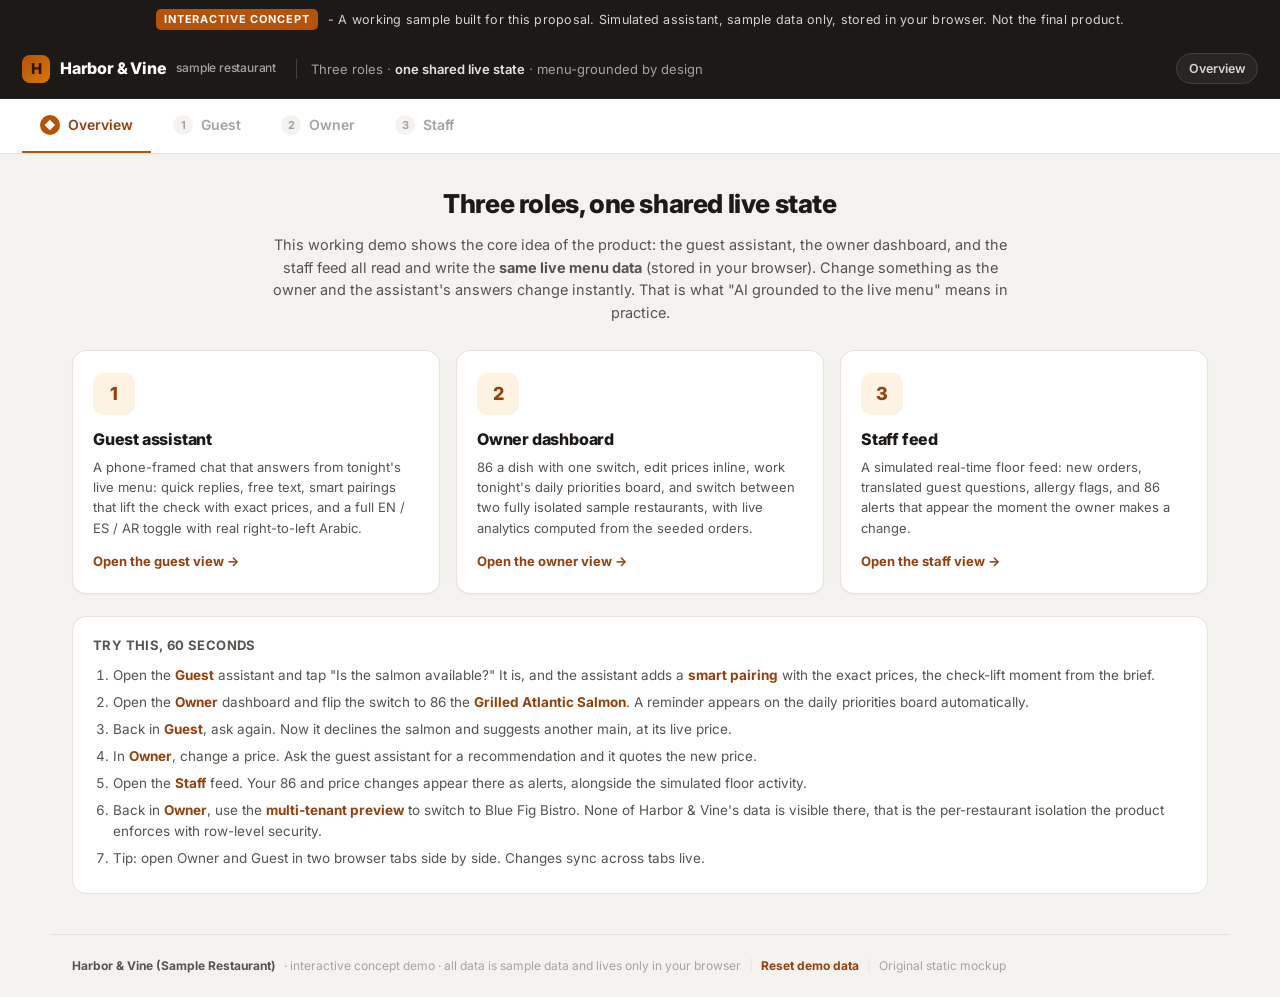
<file: index.html>
<!DOCTYPE html>
<html lang="en">
<head>
<meta charset="utf-8">
<meta name="viewport" content="width=device-width, initial-scale=1">
<title>AI Hospitality Assistant - Interactive Concept - Overview</title>
<link rel="preconnect" href="https://fonts.googleapis.com">
<link rel="preconnect" href="https://fonts.gstatic.com" crossorigin>
<link href="https://fonts.googleapis.com/css2?family=Inter:wght@400;500;600;700;800&display=swap" rel="stylesheet">
<link rel="stylesheet" href="shared/styles.css">
</head>
<body>

<div class="banner"><span class="pill">Interactive concept</span> - A working sample built for this proposal. Simulated assistant, sample data only, stored in your browser. Not the final product.</div>

<div class="top">
  <div class="logo"><span class="mark">H</span> Harbor &amp; Vine <span class="sub">sample restaurant</span></div>
  <div class="ctx">Three roles · <b>one shared live state</b> · menu-grounded by design</div>
  <div class="right"><span class="role">Overview</span></div>
</div>

<nav class="tabs">
  <a class="tab on" href="index.html"><span class="num">◆</span> Overview</a>
  <a class="tab" href="guest.html"><span class="num">1</span> Guest</a>
  <a class="tab" href="owner.html"><span class="num">2</span> Owner</a>
  <a class="tab" href="staff.html"><span class="num">3</span> Staff</a>
</nav>

<div class="wrap">

  <div class="hero">
    <h1>Three roles, one shared live state</h1>
    <p>This working demo shows the core idea of the product: the guest assistant, the owner dashboard, and the staff feed all read and write the <b>same live menu data</b> (stored in your browser). Change something as the owner and the assistant's answers change instantly. That is what "AI grounded to the live menu" means in practice.</p>
  </div>

  <div class="launch">
    <a class="lcard" href="guest.html">
      <div class="lic">1</div>
      <h3>Guest assistant</h3>
      <p>A phone-framed chat that answers from tonight's live menu: quick replies, free text, smart pairings that lift the check with exact prices, and a full EN / ES / AR toggle with real right-to-left Arabic.</p>
      <span class="go">Open the guest view →</span>
    </a>
    <a class="lcard" href="owner.html">
      <div class="lic">2</div>
      <h3>Owner dashboard</h3>
      <p>86 a dish with one switch, edit prices inline, work tonight's daily priorities board, and switch between two fully isolated sample restaurants, with live analytics computed from the seeded orders.</p>
      <span class="go">Open the owner view →</span>
    </a>
    <a class="lcard" href="staff.html">
      <div class="lic">3</div>
      <h3>Staff feed</h3>
      <p>A simulated real-time floor feed: new orders, translated guest questions, allergy flags, and 86 alerts that appear the moment the owner makes a change.</p>
      <span class="go">Open the staff view →</span>
    </a>
  </div>

  <div class="try">
    <h4>Try this, 60 seconds</h4>
    <ol>
      <li>Open the <b>Guest</b> assistant and tap "Is the salmon available?" It is, and the assistant adds a <b>smart pairing</b> with the exact prices, the check-lift moment from the brief.</li>
      <li>Open the <b>Owner</b> dashboard and flip the switch to 86 the <b>Grilled Atlantic Salmon</b>. A reminder appears on the daily priorities board automatically.</li>
      <li>Back in <b>Guest</b>, ask again. Now it declines the salmon and suggests another main, at its live price.</li>
      <li>In <b>Owner</b>, change a price. Ask the guest assistant for a recommendation and it quotes the new price.</li>
      <li>Open the <b>Staff</b> feed. Your 86 and price changes appear there as alerts, alongside the simulated floor activity.</li>
      <li>Back in <b>Owner</b>, use the <b>multi-tenant preview</b> to switch to Blue Fig Bistro. None of Harbor &amp; Vine's data is visible there, that is the per-restaurant isolation the product enforces with row-level security.</li>
      <li>Tip: open Owner and Guest in two browser tabs side by side. Changes sync across tabs live.</li>
    </ol>
  </div>

</div>

<div class="foot">
  <b>Harbor &amp; Vine (Sample Restaurant)</b> · interactive concept demo · all data is sample data and lives only in your browser
  <span class="sp">|</span> <a class="reset" href="#" data-reset-demo>Reset demo data</a>
  <span class="sp">|</span> <a href="legacy.html">Original static mockup</a>
</div>

<script src="shared/app.js"></script>
<script>
  /* Seed the demo data on first visit so every page opens ready. */
  try { HV.load(); } catch (e) { /* ignore */ }
</script>
</body>
</html>
</file>
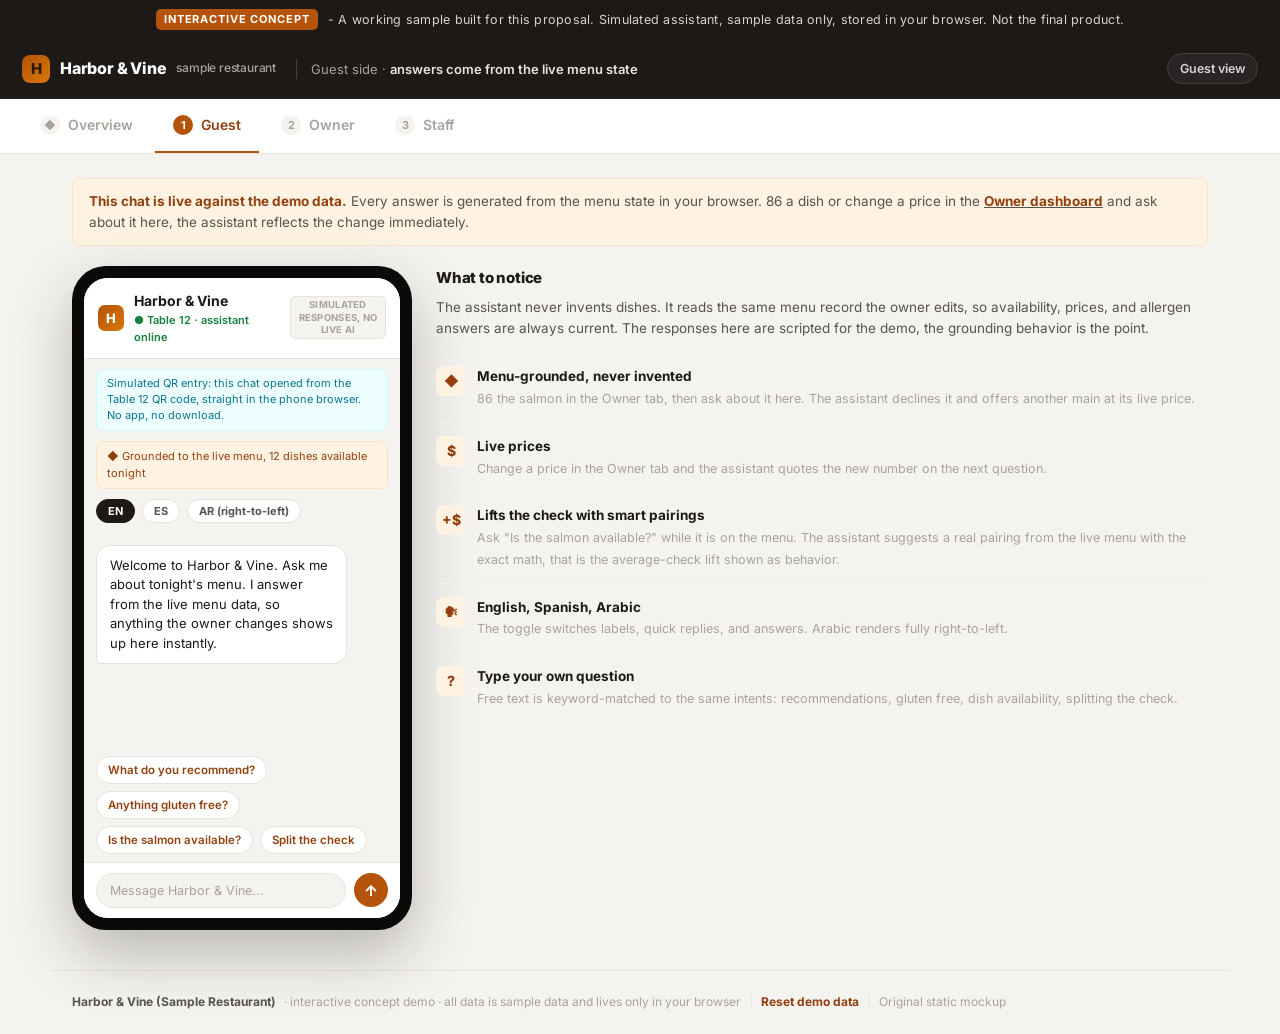
<file: guest.html>
<!DOCTYPE html>
<html lang="en">
<head>
<meta charset="utf-8">
<meta name="viewport" content="width=device-width, initial-scale=1">
<title>AI Hospitality Assistant - Interactive Concept - Guest</title>
<link rel="preconnect" href="https://fonts.googleapis.com">
<link rel="preconnect" href="https://fonts.gstatic.com" crossorigin>
<link href="https://fonts.googleapis.com/css2?family=Inter:wght@400;500;600;700;800&display=swap" rel="stylesheet">
<link rel="stylesheet" href="shared/styles.css">
</head>
<body>

<div class="banner"><span class="pill">Interactive concept</span> - A working sample built for this proposal. Simulated assistant, sample data only, stored in your browser. Not the final product.</div>

<div class="top">
  <div class="logo"><span class="mark">H</span> Harbor &amp; Vine <span class="sub">sample restaurant</span></div>
  <div class="ctx">Guest side · <b>answers come from the live menu state</b></div>
  <div class="right"><span class="role">Guest view</span></div>
</div>

<nav class="tabs">
  <a class="tab" href="index.html"><span class="num">◆</span> Overview</a>
  <a class="tab on" href="guest.html"><span class="num">1</span> Guest</a>
  <a class="tab" href="owner.html"><span class="num">2</span> Owner</a>
  <a class="tab" href="staff.html"><span class="num">3</span> Staff</a>
</nav>

<div class="wrap">
  <div class="flow"><b>This chat is live against the demo data.</b> Every answer is generated from the menu state in your browser. 86 a dish or change a price in the <a href="owner.html" style="text-decoration:underline;"><b>Owner dashboard</b></a> and ask about it here, the assistant reflects the change immediately.</div>

  <div class="gcols">
    <div class="phone">
      <div class="screen">
        <div class="gbar">
          <span class="gm">H</span>
          <div><div class="gt">Harbor &amp; Vine</div><div class="gs" id="gStatus">● Table 12 · assistant online</div></div>
          <span class="sim" id="gSim">Simulated responses, no live AI</span>
        </div>
        <div class="qr" id="gQr">Simulated QR entry: this chat opened from the Table 12 QR code, straight in the phone browser. No app, no download.</div>
        <div class="ground" id="gGround">◆ Grounded to the live menu</div>
        <div class="langrow" id="gLangs">
          <button type="button" class="lang on" data-lang="en">EN</button>
          <button type="button" class="lang" data-lang="es">ES</button>
          <button type="button" class="lang" data-lang="ar">AR (right-to-left)</button>
        </div>
        <div class="chat" id="gChat" aria-live="polite"></div>
        <div class="chips" id="gChips"></div>
        <form class="ginput" id="gForm">
          <input type="text" id="gInput" autocomplete="off" placeholder="Message Harbor &amp; Vine..." aria-label="Message the assistant">
          <button type="submit" class="gsend" id="gSend" aria-label="Send">↑</button>
        </form>
      </div>
    </div>

    <div class="gside">
      <h3>What to notice</h3>
      <p>The assistant never invents dishes. It reads the same menu record the owner edits, so availability, prices, and allergen answers are always current. The responses here are scripted for the demo, the grounding behavior is the point.</p>
      <div class="feat"><span class="fi">◆</span><div class="fb"><b>Menu-grounded, never invented</b><span>86 the salmon in the Owner tab, then ask about it here. The assistant declines it and offers another main at its live price.</span></div></div>
      <div class="feat"><span class="fi">$</span><div class="fb"><b>Live prices</b><span>Change a price in the Owner tab and the assistant quotes the new number on the next question.</span></div></div>
      <div class="feat"><span class="fi">+$</span><div class="fb"><b>Lifts the check with smart pairings</b><span>Ask "Is the salmon available?" while it is on the menu. The assistant suggests a real pairing from the live menu with the exact math, that is the average-check lift shown as behavior.</span></div></div>
      <div class="feat"><span class="fi">🗣</span><div class="fb"><b>English, Spanish, Arabic</b><span>The toggle switches labels, quick replies, and answers. Arabic renders fully right-to-left.</span></div></div>
      <div class="feat"><span class="fi">?</span><div class="fb"><b>Type your own question</b><span>Free text is keyword-matched to the same intents: recommendations, gluten free, dish availability, splitting the check.</span></div></div>
    </div>
  </div>
</div>

<div class="foot">
  <b>Harbor &amp; Vine (Sample Restaurant)</b> · interactive concept demo · all data is sample data and lives only in your browser
  <span class="sp">|</span> <a class="reset" href="#" data-reset-demo>Reset demo data</a>
  <span class="sp">|</span> <a href="legacy.html">Original static mockup</a>
</div>

<script src="shared/app.js"></script>
<script>
(function () {
  'use strict';

  var chat = document.getElementById('gChat');
  var chipsBox = document.getElementById('gChips');
  var form = document.getElementById('gForm');
  var input = document.getElementById('gInput');
  var langRow = document.getElementById('gLangs');
  var groundEl = document.getElementById('gGround');
  var qrEl = document.getElementById('gQr');
  var statusEl = document.getElementById('gStatus');
  var simEl = document.getElementById('gSim');
  if (!chat || !chipsBox || !form || !input) { return; }

  var lang = 'en';

  /* ---------- Language pack ---------- */

  var I18N = {
    en: {
      dir: 'ltr',
      status: '● Table 12 · assistant online',
      sim: 'Simulated responses, no live AI',
      placeholder: 'Message Harbor & Vine...',
      qr: 'Simulated QR entry: this chat opened from the Table 12 QR code, straight in the phone browser. No app, no download.',
      pairLabel: function (p) { return 'Smart pairing +' + p; },
      pairLine: function (a, from, to) { return 'Most guests add the ' + a.n + ' (' + a.p + ') with it. Shall I add one? That takes the order from ' + from + ' to ' + to + '.'; },
      grounded: function (n) { return '◆ Grounded to the live menu, ' + n + ' dishes available tonight'; },
      chips: [
        { label: 'What do you recommend?', intent: 'recommend' },
        { label: 'Anything gluten free?', intent: 'gluten' },
        { label: 'Is the salmon available?', intent: 'availSalmon' },
        { label: 'Split the check', intent: 'split' }
      ],
      greeting: 'Welcome to Harbor & Vine. Ask me about tonight\'s menu. I answer from the live menu data, so anything the owner changes shows up here instantly.',
      langSet: 'Language set to English.',
      recommend: function (m, s, d) {
        var out = 'Tonight I would go for the ' + m.n + ', ' + m.p + '. ' + m.d;
        if (s) { out += '\nTo start, the ' + s.n + ' (' + s.p + ') is a table favorite.'; }
        if (d) { out += ' A ' + d.n + ' (' + d.p + ') rounds it out nicely.'; }
        return out + '\nEverything I mention is on the live menu right now.';
      },
      recommendEmpty: function (list) { return 'The kitchen is running a limited menu right now. Here is what is available: ' + list + '.'; },
      gluten: function (list) { return 'Yes. Checking the live menu, these are gluten free tonight: ' + list + '. For a celiac level sensitivity, your server can confirm prep details with the kitchen.'; },
      glutenEmpty: 'I checked the live menu and nothing gluten free is available right now, sorry. Please check back with your server.',
      menuEmpty: 'Tonight the kitchen has paused the full menu. Please check with your server, or use "Reset demo data" in the footer to restore the sample menu.',
      availYes: function (i) { return 'Yes, the ' + i.n + ' is available tonight at ' + i.p + '. ' + i.d; },
      availNo: function (i, alt) { return 'I am sorry, the ' + i.n + ' is not available tonight. The kitchen took it off the live menu. From the same section, the ' + alt.n + ' (' + alt.p + ') is a great pick instead.'; },
      availNoAlt: function (i) { return 'I am sorry, the ' + i.n + ' is not available tonight and that section is running low. Would you like a recommendation from the rest of the menu?'; },
      split: 'Of course. I can split the check evenly or by seat. In this demo that hands off to your server, but in the full product you would confirm the split and pay right here.',
      fallback: 'This is a scripted demo, so I only cover a few topics: recommendations, gluten free options, whether a specific dish is available, and splitting the check. Try one of the buttons below.'
    },
    es: {
      dir: 'ltr',
      status: '● Mesa 12 · asistente en línea',
      sim: 'Respuestas simuladas, sin IA en vivo',
      placeholder: 'Escriba a Harbor & Vine...',
      qr: 'Entrada QR simulada: este chat se abrió desde el código QR de la Mesa 12, directo en el navegador del teléfono. Sin aplicación y sin descargas.',
      pairLabel: function (p) { return 'Maridaje sugerido +' + p; },
      pairLine: function (a, from, to) { return 'La mayoría lo acompaña con ' + a.n + ' (' + a.p + '). ¿Se lo agrego? El pedido pasaría de ' + from + ' a ' + to + '.'; },
      grounded: function (n) { return '◆ Conectado al menú en vivo, ' + n + ' platos disponibles esta noche'; },
      chips: [
        { label: '¿Qué me recomienda?', intent: 'recommend' },
        { label: '¿Hay platos sin gluten?', intent: 'gluten' },
        { label: '¿Está disponible el salmón?', intent: 'availSalmon' },
        { label: 'Dividir la cuenta', intent: 'split' }
      ],
      greeting: 'Bienvenido a Harbor & Vine. Pregúnteme por el menú de esta noche. Respondo con los datos del menú en vivo, así que cualquier cambio del dueño aparece aquí al instante.',
      langSet: 'Idioma cambiado a español.',
      recommend: function (m, s, d) {
        var out = 'Esta noche le recomendaría ' + m.n + ', ' + m.p + '. ' + m.d;
        if (s) { out += '\nPara empezar, ' + s.n + ' (' + s.p + ') es de los favoritos.'; }
        if (d) { out += ' Y ' + d.n + ' (' + d.p + ') acompaña muy bien.'; }
        return out + '\nTodo lo que menciono está en el menú en vivo ahora mismo.';
      },
      recommendEmpty: function (list) { return 'La cocina tiene un menú limitado en este momento. Esto es lo que hay disponible: ' + list + '.'; },
      gluten: function (list) { return 'Sí. Según el menú en vivo, estos platos no llevan gluten esta noche: ' + list + '. Si su sensibilidad es alta, su mesero puede confirmar la preparación con la cocina.'; },
      glutenEmpty: 'Revisé el menú en vivo y por ahora no hay platos sin gluten disponibles, lo siento. Consulte con su mesero.',
      menuEmpty: 'La cocina pausó el menú completo esta noche. Consulte con su mesero o use "Reset demo data" en el pie de página para restaurar el menú de muestra.',
      availYes: function (i) { return 'Sí, ' + i.n + ' está disponible esta noche por ' + i.p + '. ' + i.d; },
      availNo: function (i, alt) { return 'Lo siento, ' + i.n + ' no está disponible esta noche. La cocina lo retiró del menú en vivo. De la misma sección, ' + alt.n + ' (' + alt.p + ') es una excelente opción.'; },
      availNoAlt: function (i) { return 'Lo siento, ' + i.n + ' no está disponible esta noche y esa sección está casi agotada. ¿Le doy una recomendación del resto del menú?'; },
      split: 'Claro. Puedo dividir la cuenta en partes iguales o por persona. En esta demo eso pasa a su mesero, pero en el producto final confirmaría la división y pagaría aquí mismo.',
      fallback: 'Esta es una demo con guion, así que solo cubro algunos temas: recomendaciones, opciones sin gluten, la disponibilidad de un plato y dividir la cuenta. Pruebe uno de los botones.'
    },
    ar: {
      dir: 'rtl',
      status: '● طاولة 12 · المساعد متصل',
      sim: 'ردود محاكاة، بدون ذكاء اصطناعي مباشر',
      placeholder: 'اكتب رسالة إلى Harbor & Vine...',
      qr: 'محاكاة الدخول عبر رمز QR: فتحت هذه المحادثة من رمز الطاولة 12 مباشرة في متصفح الهاتف. بدون تطبيق وبدون تنزيل.',
      pairLabel: function (p) { return 'إضافة مقترحة +' + p; },
      pairLine: function (a, from, to) { return 'معظم الضيوف يطلبون معه ' + a.n + ' (' + a.p + '). هل أضيفه لك؟ سيصبح الطلب من ' + from + ' إلى ' + to + '.'; },
      grounded: function (n) { return '◆ متصل بالقائمة المباشرة، ' + n + ' طبقا متوفرا الليلة'; },
      chips: [
        { label: 'بماذا تنصحني؟', intent: 'recommend' },
        { label: 'هل توجد أطباق خالية من الغلوتين؟', intent: 'gluten' },
        { label: 'هل السلمون متوفر؟', intent: 'availSalmon' },
        { label: 'تقسيم الفاتورة', intent: 'split' }
      ],
      greeting: 'أهلا بك في Harbor & Vine. اسألني عن قائمة الليلة. أجيب من بيانات القائمة المباشرة، فأي تغيير يجريه المالك يظهر هنا فورا.',
      langSet: 'تم تغيير اللغة إلى العربية.',
      recommend: function (m, s, d) {
        var out = 'أنصحك الليلة بطبق ' + m.n + ' بسعر ' + m.p + '. ' + m.d;
        if (s) { out += '\nوللبداية، ' + s.n + ' (' + s.p + ') من الأطباق المفضلة.'; }
        if (d) { out += ' ويناسبها ' + d.n + ' (' + d.p + ').'; }
        return out + '\nكل ما أذكره موجود في القائمة المباشرة الآن.';
      },
      recommendEmpty: function (list) { return 'المطبخ يعمل بقائمة محدودة حاليا. هذا ما هو متوفر الآن: ' + list + '.'; },
      gluten: function (list) { return 'نعم. بحسب القائمة المباشرة، هذه الأطباق خالية من الغلوتين الليلة: ' + list + '. وإذا كانت حساسيتك شديدة، يمكن للنادل تأكيد طريقة التحضير مع المطبخ.'; },
      glutenEmpty: 'راجعت القائمة المباشرة ولا يوجد حاليا طبق خال من الغلوتين، عذرا. يرجى سؤال النادل.',
      menuEmpty: 'أوقف المطبخ القائمة بالكامل الليلة. يرجى مراجعة النادل، أو استخدام "Reset demo data" أسفل الصفحة لاستعادة القائمة التجريبية.',
      availYes: function (i) { return 'نعم، ' + i.n + ' متوفر الليلة بسعر ' + i.p + '. ' + i.d; },
      availNo: function (i, alt) { return 'عذرا، ' + i.n + ' غير متوفر الليلة، فقد أزاله المطبخ من القائمة المباشرة. من القسم نفسه، أقترح عليك ' + alt.n + ' (' + alt.p + ') كخيار ممتاز.'; },
      availNoAlt: function (i) { return 'عذرا، ' + i.n + ' غير متوفر الليلة وهذا القسم شبه منتهٍ. هل تود توصية من بقية القائمة؟'; },
      split: 'بالتأكيد. يمكنني تقسيم الفاتورة بالتساوي أو حسب كل شخص. في هذه النسخة التجريبية يتولى النادل ذلك، أما في المنتج النهائي فستؤكد التقسيم وتدفع هنا مباشرة.',
      fallback: 'هذه نسخة تجريبية بردود مبرمجة، لذا أغطي مواضيع محددة فقط: التوصيات، الخيارات الخالية من الغلوتين، توفر طبق معين، وتقسيم الفاتورة. جرب أحد الأزرار أدناه.'
    }
  };

  /* ---------- Small helpers ---------- */

  function L() { return I18N[lang] || I18N.en; }

  function itemView(item) {
    return {
      n: (item.name && (item.name[lang] || item.name.en)) || '',
      d: (item.desc && (item.desc[lang] || item.desc.en)) || '',
      p: HV.fmtPrice(item.price)
    };
  }

  function listNames(items, max) {
    var parts = [];
    for (var i = 0; i < items.length && i < max; i++) {
      var v = itemView(items[i]);
      parts.push(v.n + ' (' + v.p + ')');
    }
    return parts.join(', ');
  }

  function availItems(state) {
    var out = [];
    for (var i = 0; i < state.menu.length; i++) {
      if (state.menu[i].available) { out.push(state.menu[i]); }
    }
    return out;
  }

  function byCategory(items, cat) {
    var out = [];
    for (var i = 0; i < items.length; i++) {
      if (items[i].category === cat) { out.push(items[i]); }
    }
    return out;
  }

  function pickFeaturedFirst(items) {
    for (var i = 0; i < items.length; i++) { if (items[i].featured) { return items[i]; } }
    return items.length ? items[0] : null;
  }

  /* ---------- Reply builders, always read fresh live state ---------- */

  function replyRecommend() {
    var state = HV.load();
    var avail = availItems(state);
    var main = pickFeaturedFirst(byCategory(avail, 'Mains'));
    if (!main) {
      if (!avail.length) { return L().menuEmpty; }
      return L().recommendEmpty(listNames(avail, 4));
    }
    var starter = pickFeaturedFirst(byCategory(avail, 'Starters'));
    var drink = pickFeaturedFirst(byCategory(avail, 'Drinks'));
    return L().recommend(itemView(main), starter ? itemView(starter) : null, drink ? itemView(drink) : null);
  }

  function replyGluten() {
    var state = HV.load();
    var avail = availItems(state);
    var gf = [];
    for (var i = 0; i < avail.length; i++) {
      var al = avail[i].allergens || [];
      var has = false;
      for (var j = 0; j < al.length; j++) { if (al[j] === 'gluten') { has = true; break; } }
      if (!has) { gf.push(avail[i]); }
    }
    if (!gf.length) { return L().glutenEmpty; }
    return L().gluten(listNames(gf, 5));
  }

  /* Smart pairings: each main maps to a real dish on the same live menu. The
     pairing only shows when both dishes are actually available right now. */
  var PAIR = { salmon: 'lemonade', shortrib: 'cornribs', tagine: 'hibiscus', chicken: 'lemonade', risotto: 'hibiscus' };

  function replyAvail(itemId) {
    var state = HV.load();
    var item = HV.getItem(state, itemId);
    if (!item) { return L().fallback; }
    var v = itemView(item);
    if (item.available) {
      var out = { text: L().availYes(v) };
      var pairItem = PAIR[item.id] ? HV.getItem(state, PAIR[item.id]) : null;
      if (pairItem && pairItem.available) {
        out.pair = {
          label: L().pairLabel(HV.fmtPrice(pairItem.price)),
          text: L().pairLine(itemView(pairItem), HV.fmtPrice(item.price), HV.fmtPrice(item.price + pairItem.price))
        };
      }
      return out;
    }
    var sameCat = byCategory(availItems(state), item.category);
    var alt = pickFeaturedFirst(sameCat);
    if (alt) { return L().availNo(v, itemView(alt)); }
    return L().availNoAlt(v);
  }

  /* ---------- Free text intent matching ---------- */

  function containsAny(t, arr) {
    for (var i = 0; i < arr.length; i++) {
      if (t.indexOf(arr[i]) !== -1) { return true; }
    }
    return false;
  }

  var KW = {
    gluten: ['gluten', 'غلوتين', 'جلوتين'],
    split: ['split', 'divid', 'separ', 'check please', 'the check', 'the bill', 'la cuenta', 'تقسيم', 'نقسم', 'فاتورة', 'الحساب'],
    recommend: ['recommend', 'suggest', 'what should', 'popular', 'best', 'good tonight', 'what is good', "what's good", 'recomiend', 'recomend', 'suger', 'sugier', 'que me', 'qué me', 'mejor', 'توصي', 'تنصح', 'اقترح', 'أفضل', 'الأفضل']
  };

  function findDish(text) {
    var state = HV.load();
    for (var i = 0; i < state.menu.length; i++) {
      var kws = state.menu[i].kw || [];
      for (var j = 0; j < kws.length; j++) {
        if (text.indexOf(kws[j].toLowerCase()) !== -1) { return state.menu[i]; }
      }
    }
    return null;
  }

  function replyForText(text) {
    var t = (text || '').toLowerCase();
    if (containsAny(t, KW.gluten)) { return replyGluten(); }
    if (containsAny(t, KW.split)) { return L().split; }
    var dish = findDish(t);
    if (dish) { return replyAvail(dish.id); }
    if (containsAny(t, KW.recommend)) { return replyRecommend(); }
    if (/(^|\s)(hello|hi|hey|hola|buenas)(\s|!|\?|\.|,|$)/.test(t) || t.indexOf('مرحبا') !== -1 || t.indexOf('أهلا') !== -1 || t.indexOf('السلام') !== -1) { return L().greeting; }
    return L().fallback;
  }

  function replyForIntent(intent) {
    if (intent === 'recommend') { return replyRecommend(); }
    if (intent === 'gluten') { return replyGluten(); }
    if (intent === 'availSalmon') { return replyAvail('salmon'); }
    if (intent === 'split') { return L().split; }
    return L().fallback;
  }

  /* ---------- Chat rendering ---------- */

  function addBubble(kind, text) {
    var el = document.createElement('div');
    el.className = 'b ' + kind;
    el.textContent = text;
    chat.appendChild(el);
    chat.scrollTop = chat.scrollHeight;
    return el;
  }

  /* A pairing renders as its own labeled bubble, so the check-lift moment is visible. */
  function addPairBubble(p) {
    var el = document.createElement('div');
    el.className = 'b ai pairb';
    var tag = document.createElement('span');
    tag.className = 'ptag';
    tag.textContent = p.label;
    el.appendChild(tag);
    el.appendChild(document.createTextNode(p.text));
    chat.appendChild(el);
    chat.scrollTop = chat.scrollHeight;
  }

  var busy = false;
  function respond(makeReply) {
    busy = true;
    var t = document.createElement('div');
    t.className = 'typing';
    t.innerHTML = '<i></i><i></i><i></i>';
    chat.appendChild(t);
    chat.scrollTop = chat.scrollHeight;
    window.setTimeout(function () {
      var out;
      try { out = makeReply(); } catch (e) { out = L().fallback; }
      if (t.parentNode) { t.parentNode.removeChild(t); }
      if (out && typeof out === 'object') {
        addBubble('ai', out.text);
        if (out.pair) { addPairBubble(out.pair); }
      } else {
        addBubble('ai', out);
      }
      busy = false;
    }, 650);
  }

  function sendUser(text, makeReply) {
    if (busy || !text) { return; }
    addBubble('me', text);
    respond(makeReply);
  }

  /* ---------- UI language ---------- */

  function renderChips() {
    chipsBox.innerHTML = '';
    var defs = L().chips;
    for (var i = 0; i < defs.length; i++) {
      (function (def) {
        var btn = document.createElement('button');
        btn.type = 'button';
        btn.className = 'chip';
        btn.textContent = def.label;
        btn.addEventListener('click', function () {
          sendUser(def.label, function () { return replyForIntent(def.intent); });
        });
        chipsBox.appendChild(btn);
      })(defs[i]);
    }
  }

  function renderGround() {
    if (!groundEl) { return; }
    var n = 0;
    try { n = availItems(HV.load()).length; } catch (e) { n = 0; }
    groundEl.textContent = L().grounded(n);
  }

  function applyLang(next, announce) {
    lang = next;
    var pack = L();
    var dir = pack.dir;
    chat.setAttribute('dir', dir);
    chipsBox.setAttribute('dir', dir);
    input.setAttribute('dir', dir);
    if (groundEl) { groundEl.setAttribute('dir', dir); }
    if (qrEl) { qrEl.setAttribute('dir', dir); qrEl.textContent = pack.qr; }
    input.placeholder = pack.placeholder;
    if (statusEl) { statusEl.textContent = pack.status; }
    if (simEl) { simEl.textContent = pack.sim; }
    renderChips();
    renderGround();
    var btns = langRow ? langRow.querySelectorAll('.lang') : [];
    for (var i = 0; i < btns.length; i++) {
      btns[i].classList.toggle('on', btns[i].getAttribute('data-lang') === next);
    }
    if (announce) { addBubble('ai', pack.langSet); }
  }

  if (langRow) {
    langRow.addEventListener('click', function (ev) {
      var btn = ev.target && ev.target.closest ? ev.target.closest('.lang') : null;
      if (!btn) { return; }
      var next = btn.getAttribute('data-lang');
      if (next && next !== lang) { applyLang(next, true); }
    });
  }

  form.addEventListener('submit', function (ev) {
    ev.preventDefault();
    var text = input.value.replace(/^\s+|\s+$/g, '');
    if (!text) { return; }
    input.value = '';
    sendUser(text, function () { return replyForText(text); });
  });

  /* Live count updates when the owner changes things in another tab. */
  HV.onChange(function () { renderGround(); });

  /* ---------- Boot ---------- */
  applyLang('en', false);
  addBubble('ai', L().greeting);
})();
</script>
</body>
</html>
</file>
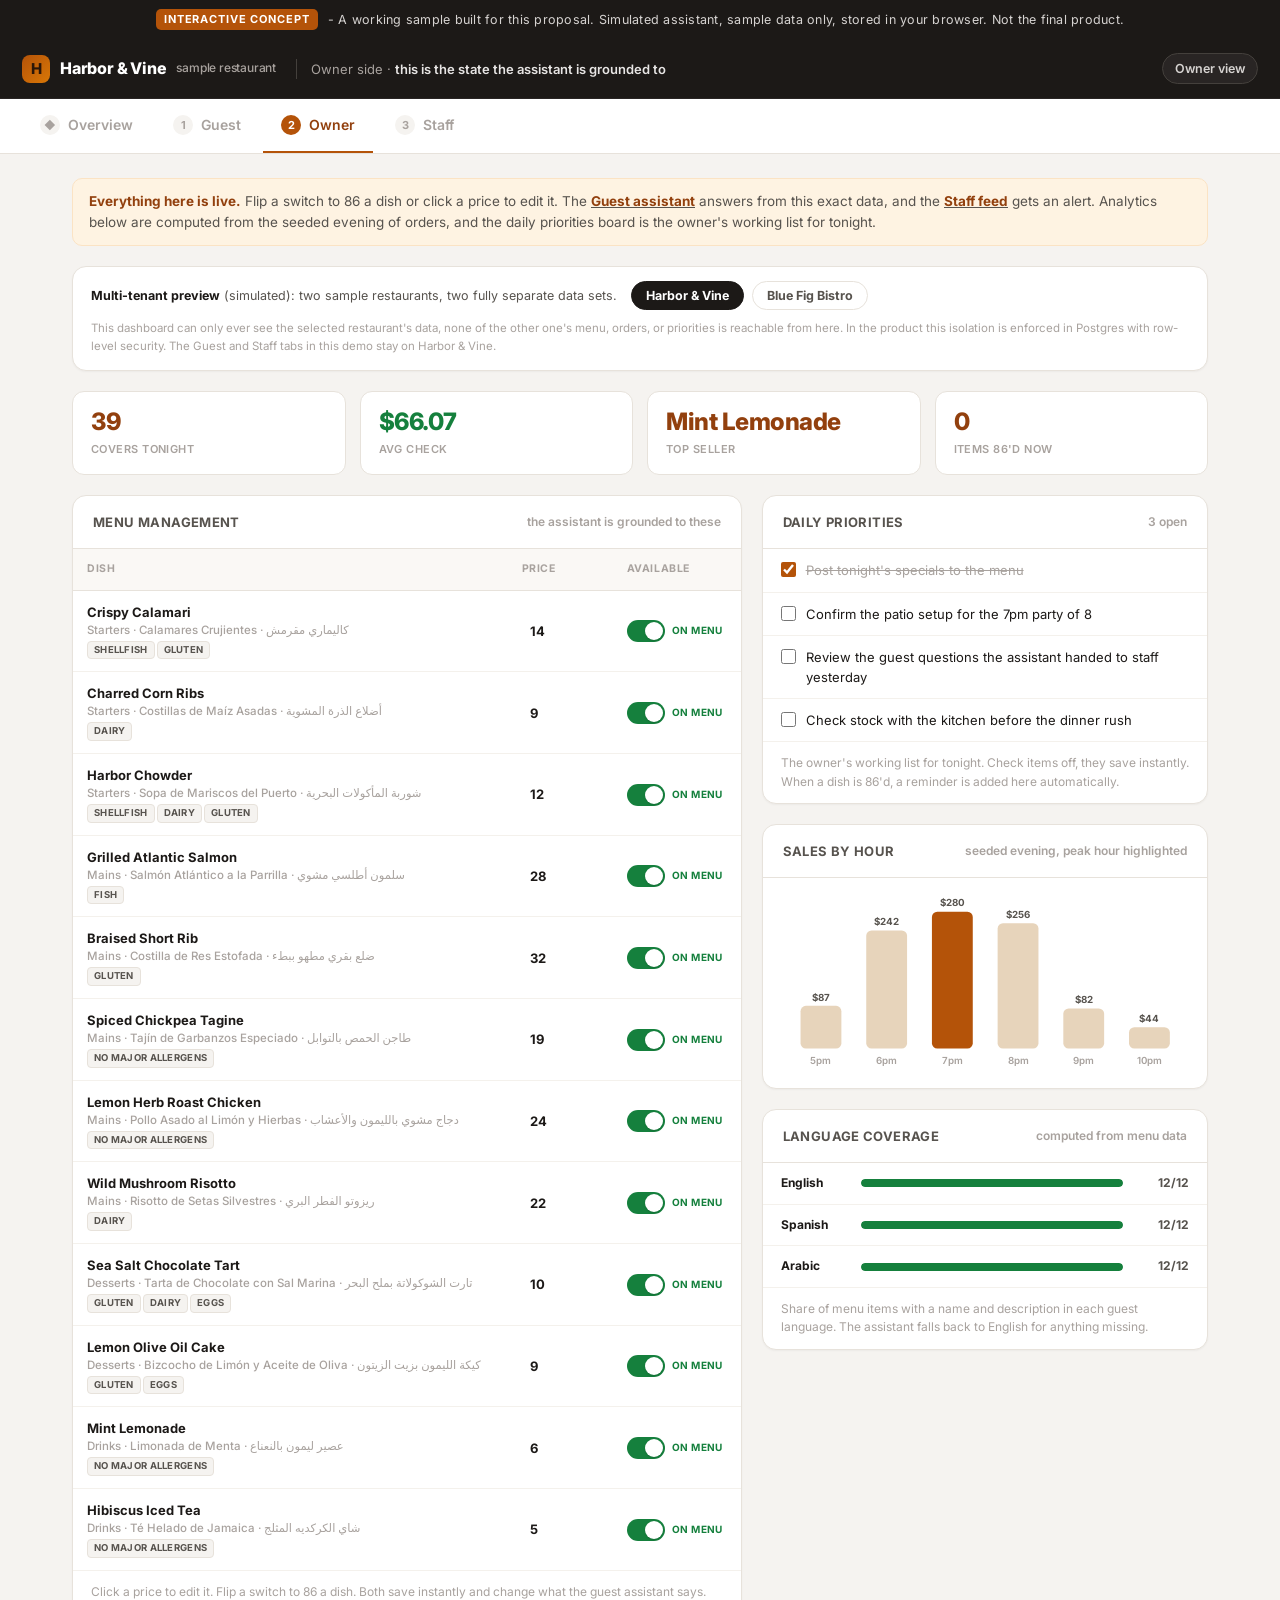
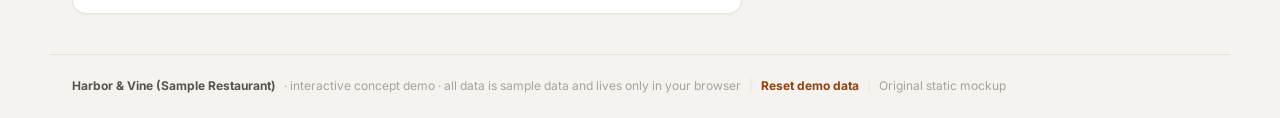
<file: owner.html>
<!DOCTYPE html>
<html lang="en">
<head>
<meta charset="utf-8">
<meta name="viewport" content="width=device-width, initial-scale=1">
<title>AI Hospitality Assistant - Interactive Concept - Owner</title>
<link rel="preconnect" href="https://fonts.googleapis.com">
<link rel="preconnect" href="https://fonts.gstatic.com" crossorigin>
<link href="https://fonts.googleapis.com/css2?family=Inter:wght@400;500;600;700;800&display=swap" rel="stylesheet">
<link rel="stylesheet" href="shared/styles.css">
</head>
<body>

<div class="banner"><span class="pill">Interactive concept</span> - A working sample built for this proposal. Simulated assistant, sample data only, stored in your browser. Not the final product.</div>

<div class="top">
  <div class="logo"><span class="mark" id="oMark">H</span> <span id="oName">Harbor &amp; Vine</span> <span class="sub">sample restaurant</span></div>
  <div class="ctx">Owner side · <b>this is the state the assistant is grounded to</b></div>
  <div class="right"><span class="role">Owner view</span></div>
</div>

<nav class="tabs">
  <a class="tab" href="index.html"><span class="num">◆</span> Overview</a>
  <a class="tab" href="guest.html"><span class="num">1</span> Guest</a>
  <a class="tab on" href="owner.html"><span class="num">2</span> Owner</a>
  <a class="tab" href="staff.html"><span class="num">3</span> Staff</a>
</nav>

<div class="wrap">
  <div class="flow"><b>Everything here is live.</b> Flip a switch to 86 a dish or click a price to edit it. The <a href="guest.html" style="text-decoration:underline;"><b>Guest assistant</b></a> answers from this exact data, and the <a href="staff.html" style="text-decoration:underline;"><b>Staff feed</b></a> gets an alert. Analytics below are computed from the seeded evening of orders, and the daily priorities board is the owner's working list for tonight.</div>

  <div class="tenantbar">
    <div class="tlab"><b>Multi-tenant preview</b> (simulated): two sample restaurants, two fully separate data sets.</div>
    <div class="tbtns" id="tenantBtns">
      <button type="button" class="tbtn on" data-tenant="a">Harbor &amp; Vine</button>
      <button type="button" class="tbtn" data-tenant="b">Blue Fig Bistro</button>
    </div>
    <div class="tnote">This dashboard can only ever see the selected restaurant's data, none of the other one's menu, orders, or priorities is reachable from here. In the product this isolation is enforced in Postgres with row-level security. The Guest and Staff tabs in this demo stay on Harbor &amp; Vine.</div>
  </div>

  <div class="tiles" id="oTiles">
    <div class="tile"><div class="n" id="tCovers">0</div><div class="l">Covers tonight</div></div>
    <div class="tile ok"><div class="n" id="tAvg">$0</div><div class="l">Avg check</div></div>
    <div class="tile"><div class="n" id="tTop">-</div><div class="l">Top seller</div></div>
    <div class="tile" id="t86wrap"><div class="n" id="t86">0</div><div class="l">Items 86'd now</div></div>
  </div>

  <div class="ocols">
    <div class="card">
      <div class="hd"><h2>Menu management</h2><span class="count">the assistant is grounded to these</span></div>
      <div class="tblwrap">
        <table>
          <thead><tr><th>Dish</th><th>Price</th><th>Available</th></tr></thead>
          <tbody id="menuBody"></tbody>
        </table>
      </div>
      <div class="note">Click a price to edit it. Flip a switch to 86 a dish. Both save instantly and change what the guest assistant says.</div>
    </div>

    <div>
      <div class="card" style="margin-bottom:20px;">
        <div class="hd"><h2>Daily priorities</h2><span class="count" id="prioCount"></span></div>
        <div id="prioBox"></div>
        <div class="note">The owner's working list for tonight. Check items off, they save instantly. When a dish is 86'd, a reminder is added here automatically.</div>
      </div>
      <div class="card" style="margin-bottom:20px;">
        <div class="hd"><h2>Sales by hour</h2><span class="count">seeded evening, peak hour highlighted</span></div>
        <div class="chartbox" id="chartBox"></div>
      </div>
      <div class="card">
        <div class="hd"><h2>Language coverage</h2><span class="count">computed from menu data</span></div>
        <div id="covBox"></div>
        <div class="note">Share of menu items with a name and description in each guest language. The assistant falls back to English for anything missing.</div>
      </div>
    </div>
  </div>
</div>

<div class="foot">
  <b id="oFootName">Harbor &amp; Vine (Sample Restaurant)</b> · interactive concept demo · all data is sample data and lives only in your browser
  <span class="sp">|</span> <a class="reset" href="#" data-reset-demo>Reset demo data</a>
  <span class="sp">|</span> <a href="legacy.html">Original static mockup</a>
</div>

<script src="shared/app.js"></script>
<script>
(function () {
  'use strict';

  var menuBody = document.getElementById('menuBody');
  var chartBox = document.getElementById('chartBox');
  var covBox = document.getElementById('covBox');
  var prioBox = document.getElementById('prioBox');
  if (!menuBody) { return; }

  /* Multi-tenant preview: the owner dashboard can point at either sample
     restaurant. Each tenant lives under its own storage key, nothing is shared.
     The selection itself is remembered so a reload keeps the same restaurant. */
  var TENANT_SEL = 'hv_demo_owner_tenant';
  var TENANTS = {
    a: { key: HV.KEY,  mark: 'H', short: 'Harbor & Vine',  full: 'Harbor & Vine (Sample Restaurant)' },
    b: { key: HV.KEY2, mark: 'B', short: 'Blue Fig Bistro', full: 'Blue Fig Bistro (Sample Restaurant B)' }
  };
  var tenantId = 'a';
  try { if (localStorage.getItem(TENANT_SEL) === 'b') { tenantId = 'b'; } } catch (e) { /* ignore */ }
  var currentKey = TENANTS[tenantId].key;

  function applyTenant() {
    var t = TENANTS[tenantId];
    currentKey = t.key;
    var el;
    el = document.getElementById('oMark'); if (el) { el.textContent = t.mark; }
    el = document.getElementById('oName'); if (el) { el.textContent = t.short; }
    el = document.getElementById('oFootName'); if (el) { el.textContent = t.full; }
    var btns = document.querySelectorAll('#tenantBtns .tbtn');
    for (var i = 0; i < btns.length; i++) {
      btns[i].classList.toggle('on', btns[i].getAttribute('data-tenant') === tenantId);
    }
  }

  var tenantBtns = document.getElementById('tenantBtns');
  if (tenantBtns) {
    tenantBtns.addEventListener('click', function (ev) {
      var btn = ev.target && ev.target.closest ? ev.target.closest('.tbtn') : null;
      if (!btn) { return; }
      var next = btn.getAttribute('data-tenant');
      if (!TENANTS[next] || next === tenantId) { return; }
      tenantId = next;
      try { localStorage.setItem(TENANT_SEL, tenantId); } catch (e) { /* ignore */ }
      applyTenant();
      render(HV.load(currentKey));
    });
  }

  function esc(s) {
    return String(s == null ? '' : s)
      .replace(/&/g, '&amp;').replace(/</g, '&lt;').replace(/>/g, '&gt;')
      .replace(/"/g, '&quot;').replace(/'/g, '&#39;');
  }

  /* ---------- Tiles ---------- */

  function renderTiles(state) {
    var covers = 0, revenue = 0;
    var counts = {};
    var i, j;
    for (i = 0; i < state.orders.length; i++) {
      var o = state.orders[i];
      covers += (o.covers || 0);
      revenue += (o.total || 0);
      for (j = 0; j < o.items.length; j++) {
        counts[o.items[j]] = (counts[o.items[j]] || 0) + 1;
      }
    }
    var avg = state.orders.length ? revenue / state.orders.length : 0;
    var topId = null, topN = -1;
    for (var id in counts) {
      if (counts.hasOwnProperty(id) && counts[id] > topN) { topN = counts[id]; topId = id; }
    }
    var topItem = topId ? HV.getItem(state, topId) : null;
    var n86 = 0;
    for (i = 0; i < state.menu.length; i++) { if (!state.menu[i].available) { n86 += 1; } }

    var el;
    el = document.getElementById('tCovers'); if (el) { el.textContent = String(covers); }
    el = document.getElementById('tAvg'); if (el) { el.textContent = '$' + avg.toFixed(2); }
    el = document.getElementById('tTop'); if (el) { el.textContent = topItem ? topItem.name.en : 'No orders yet'; }
    el = document.getElementById('t86'); if (el) { el.textContent = String(n86); }
    var wrap = document.getElementById('t86wrap');
    if (wrap) { wrap.className = 'tile' + (n86 > 0 ? ' crit' : ''); }
  }

  /* ---------- Menu table ---------- */

  function renderMenu(state) {
    var html = '';
    for (var i = 0; i < state.menu.length; i++) {
      var m = state.menu[i];
      var tags = '';
      var al = m.allergens || [];
      if (al.length) {
        for (var j = 0; j < al.length; j++) { tags += '<span class="atag">' + esc(al[j]) + '</span>'; }
      } else {
        tags = '<span class="atag">no major allergens</span>';
      }
      html += '<tr class="' + (m.available ? '' : 'is86') + '">' +
        '<td class="dishc"><span class="dnm">' + esc(m.name.en) + '</span>' +
        '<span class="p">' + esc(m.category) + ' · ' + esc(m.name.es) + ' · ' + esc(m.name.ar) + '</span>' +
        '<span class="p">' + tags + '</span></td>' +
        '<td><input class="price" type="number" min="0" step="0.5" value="' + esc(m.price) + '" data-id="' + esc(m.id) + '" aria-label="Price for ' + esc(m.name.en) + '"></td>' +
        '<td><button type="button" class="toggle ' + (m.available ? '' : 'off') + '" data-id="' + esc(m.id) + '" role="switch" aria-checked="' + (m.available ? 'true' : 'false') + '" aria-label="' + esc(m.name.en) + ' availability"><i></i></button>' +
        '<span class="avlbl ' + (m.available ? 'on' : 'off') + '">' + (m.available ? 'On menu' : "86'd") + '</span></td>' +
        '</tr>';
    }
    menuBody.innerHTML = html;
  }

  menuBody.addEventListener('click', function (ev) {
    var btn = ev.target && ev.target.closest ? ev.target.closest('.toggle') : null;
    if (!btn) { return; }
    var id = btn.getAttribute('data-id');
    var state = HV.load(currentKey);
    var item = HV.getItem(state, id);
    if (!item) { return; }
    HV.setAvailability(id, !item.available, currentKey);
    render(HV.load(currentKey));
  });

  menuBody.addEventListener('change', function (ev) {
    var inp = ev.target;
    if (!inp || !inp.classList || !inp.classList.contains('price')) { return; }
    var id = inp.getAttribute('data-id');
    var val = parseFloat(inp.value);
    if (isNaN(val) || val < 0) {
      var st = HV.load(currentKey);
      var it = HV.getItem(st, id);
      if (it) { inp.value = it.price; }
      return;
    }
    HV.setPrice(id, val, currentKey);
    render(HV.load(currentKey));
  });

  menuBody.addEventListener('keydown', function (ev) {
    if (ev.key === 'Enter' && ev.target && ev.target.classList && ev.target.classList.contains('price')) {
      ev.preventDefault();
      ev.target.blur();
    }
  });

  /* ---------- Sales by hour chart, inline SVG, no libraries ---------- */

  function renderChart(state) {
    if (!chartBox) { return; }
    var hours = [17, 18, 19, 20, 21, 22];
    var labels = ['5pm', '6pm', '7pm', '8pm', '9pm', '10pm'];
    var sums = [0, 0, 0, 0, 0, 0];
    var i;
    for (i = 0; i < state.orders.length; i++) {
      var idx = hours.indexOf(state.orders[i].hour);
      if (idx !== -1) { sums[idx] += (state.orders[i].total || 0); }
    }
    var max = 1;
    for (i = 0; i < sums.length; i++) { if (sums[i] > max) { max = sums[i]; } }

    var W = 460, H = 200, padL = 8, padB = 26, padT = 20;
    var innerH = H - padB - padT;
    var slot = (W - padL * 2) / hours.length;
    var barW = Math.min(46, slot - 18);

    var svg = '<svg viewBox="0 0 ' + W + ' ' + H + '" xmlns="http://www.w3.org/2000/svg" role="img" aria-label="Sales by hour bar chart">';
    for (i = 0; i < hours.length; i++) {
      var h = Math.round((sums[i] / max) * innerH);
      var x = padL + slot * i + (slot - barW) / 2;
      var y = padT + (innerH - h);
      var peak = sums[i] === max;
      svg += '<rect x="' + x.toFixed(1) + '" y="' + y + '" width="' + barW.toFixed(1) + '" height="' + h + '" rx="6" fill="' + (peak ? '#b45309' : '#e7d4bb') + '"></rect>';
      svg += '<text x="' + (x + barW / 2).toFixed(1) + '" y="' + (y - 6) + '" text-anchor="middle" font-size="11" font-weight="700" fill="#57534e" font-family="Inter,system-ui,sans-serif">$' + Math.round(sums[i]) + '</text>';
      svg += '<text x="' + (x + barW / 2).toFixed(1) + '" y="' + (H - 8) + '" text-anchor="middle" font-size="11" font-weight="600" fill="#a8a29e" font-family="Inter,system-ui,sans-serif">' + labels[i] + '</text>';
    }
    svg += '</svg>';
    chartBox.innerHTML = svg;
  }

  /* ---------- Daily priorities ---------- */

  function renderPriorities(state) {
    if (!prioBox) { return; }
    var list = state.priorities || [];
    var html = '';
    var open = 0;
    for (var i = 0; i < list.length; i++) {
      var p = list[i];
      if (!p.done) { open += 1; }
      html += '<label class="prio' + (p.done ? ' done' : '') + '">' +
        '<input type="checkbox" data-pid="' + esc(p.id) + '"' + (p.done ? ' checked' : '') + ' aria-label="' + esc(p.text) + '">' +
        '<span>' + esc(p.text) + '</span></label>';
    }
    var off = [];
    for (i = 0; i < state.menu.length; i++) {
      if (!state.menu[i].available) { off.push(state.menu[i].name.en); }
    }
    if (off.length) {
      open += 1;
      var msg = off.length === 1
        ? off[0] + " is 86'd. Restore it, or leave it off tonight's menu."
        : off.length + " dishes are 86'd (" + off.join(', ') + "). Restore them, or leave them off tonight's menu.";
      html += '<div class="prio auto"><span class="abadge">auto</span><span>' + esc(msg) + '</span></div>';
    }
    prioBox.innerHTML = html;
    var pc = document.getElementById('prioCount');
    if (pc) { pc.textContent = open === 1 ? '1 open' : open + ' open'; }
  }

  if (prioBox) {
    prioBox.addEventListener('change', function (ev) {
      var inp = ev.target;
      if (!inp || !inp.getAttribute) { return; }
      var pid = inp.getAttribute('data-pid');
      if (!pid) { return; }
      HV.togglePriority(pid, currentKey);
      render(HV.load(currentKey));
    });
  }

  /* ---------- Language coverage ---------- */

  function renderCoverage(state) {
    if (!covBox) { return; }
    var langs = [
      { code: 'en', label: 'English' },
      { code: 'es', label: 'Spanish' },
      { code: 'ar', label: 'Arabic' }
    ];
    var total = state.menu.length;
    var html = '';
    for (var i = 0; i < langs.length; i++) {
      var c = 0;
      for (var j = 0; j < total; j++) {
        var m = state.menu[j];
        if (m.name && m.name[langs[i].code] && m.desc && m.desc[langs[i].code]) { c += 1; }
      }
      var pct = total ? Math.round((c / total) * 100) : 0;
      html += '<div class="covrow"><span class="cl">' + langs[i].label + '</span>' +
        '<span class="bar"><i class="' + (pct < 100 ? 'partial' : '') + '" style="width:' + pct + '%"></i></span>' +
        '<span class="cv">' + c + '/' + total + '</span></div>';
    }
    covBox.innerHTML = html;
  }

  /* ---------- Render all ---------- */

  function render(state) {
    try {
      renderTiles(state);
      renderMenu(state);
      renderPriorities(state);
      renderChart(state);
      renderCoverage(state);
    } catch (e) { /* keep the page alive even if one panel fails */ }
  }

  /* Re-render when another tab (guest or staff) writes to the store,
     but only for the tenant this dashboard is currently showing. */
  HV.onChange(function (state, key) {
    if (key !== currentKey) { return; }
    if (document.activeElement && document.activeElement.classList && document.activeElement.classList.contains('price')) {
      return; /* do not clobber an edit in progress */
    }
    render(state);
  });

  applyTenant();
  render(HV.load(currentKey));
})();
</script>
</body>
</html>
</file>
<file: shared/styles.css>
/* Harbor & Vine, interactive concept demo. Shared styles for all pages. */

:root{
  --bg:#1c1917;--panel:#ffffff;--app:#f5f3f0;--line:#e7e2db;
  --ink:#1c1917;--ink2:#57534e;--ink3:#a8a29e;
  --accent:#b45309;--accent-d:#92400e;--accent-soft:#fef3e2;
  --gold:#d97706;
  --ok:#15803d;--ok-bg:#f0fdf4;
  --warn:#b45309;--warn-bg:#fffbeb;
  --crit:#b91c1c;--crit-bg:#fef2f2;
  --info:#0e7490;--info-bg:#ecfeff;
  --font:'Inter',system-ui,Segoe UI,sans-serif;
}
*{box-sizing:border-box;margin:0;padding:0;}
body{font-family:var(--font);background:var(--app);color:var(--ink);font-size:14px;line-height:1.55;-webkit-font-smoothing:antialiased;}
a{color:inherit;text-decoration:none;}
button{font-family:var(--font);}

/* ===== Concept banner ===== */
.banner{background:var(--bg);color:#d6d3d1;font-size:12.5px;letter-spacing:.02em;text-align:center;padding:9px 16px;}
.banner b{color:#fff;}
.banner .pill{display:inline-block;background:var(--accent);color:#fff;font-weight:700;font-size:11px;letter-spacing:.08em;text-transform:uppercase;padding:2px 8px;border-radius:5px;margin-right:6px;vertical-align:1px;}

/* ===== Top bar ===== */
.top{display:flex;align-items:center;gap:14px;background:var(--bg);color:#e7e5e4;padding:14px 22px;border-bottom:1px solid #292524;flex-wrap:wrap;}
.logo{display:flex;align-items:center;gap:10px;font-weight:800;font-size:16px;color:#fff;letter-spacing:-.2px;}
.logo .mark{width:28px;height:28px;border-radius:8px;background:linear-gradient(135deg,var(--accent),var(--gold));display:grid;place-items:center;color:#2b1608;font-size:15px;font-weight:800;}
.logo .sub{font-weight:500;color:#a8a29e;font-size:12px;}
.top .ctx{margin-left:6px;padding-left:14px;border-left:1px solid #44403c;color:#a8a29e;font-size:13px;}
.top .ctx b{color:#e7e5e4;font-weight:600;}
.top .right{margin-left:auto;display:flex;align-items:center;gap:14px;color:#a8a29e;font-size:12.5px;}
.top .role{background:#292524;border:1px solid #44403c;border-radius:999px;padding:5px 12px;color:#d6d3d1;font-weight:600;}
@media(max-width:560px){.top .ctx{display:none;}.top{padding:12px 16px;}}

/* ===== Nav tabs (links) ===== */
.tabs{display:flex;gap:4px;background:#fff;border-bottom:1px solid var(--line);padding:0 22px;position:sticky;top:0;z-index:20;overflow-x:auto;}
.tabs a.tab{padding:15px 18px;font-weight:600;font-size:14px;color:var(--ink3);border-bottom:2.5px solid transparent;transition:.15s;display:flex;align-items:center;gap:8px;white-space:nowrap;}
.tabs a.tab:hover{color:var(--ink2);}
.tabs a.tab:focus-visible{outline:2px solid var(--accent);outline-offset:-2px;border-radius:6px;}
.tabs a.tab.on{color:var(--accent-d);border-bottom-color:var(--accent);}
.tabs .num{width:20px;height:20px;border-radius:50%;background:var(--app);display:grid;place-items:center;font-size:11px;font-weight:700;color:var(--ink3);}
.tabs a.tab.on .num{background:var(--accent);color:#fff;}
@media(max-width:560px){.tabs{padding:0 10px;}.tabs a.tab{padding:13px 12px;font-size:13px;}}

/* ===== Layout ===== */
.wrap{max-width:1180px;margin:0 auto;padding:24px 22px 40px;}
@media(max-width:560px){.wrap{padding:16px 12px 32px;}}
.flow{color:var(--ink2);font-size:13.5px;margin:0 0 20px;padding:12px 16px;background:var(--accent-soft);border:1px solid #fbe3c4;border-radius:10px;}
.flow b{color:var(--accent-d);}

.card{background:var(--panel);border:1px solid var(--line);border-radius:14px;box-shadow:0 1px 2px rgba(28,25,23,.04);}
.card .hd{padding:16px 20px;border-bottom:1px solid var(--line);display:flex;align-items:center;gap:10px;flex-wrap:wrap;}
.card .hd h2{font-size:13px;font-weight:700;letter-spacing:.03em;text-transform:uppercase;color:var(--ink2);}
.card .hd .count{margin-left:auto;font-size:12px;font-weight:600;color:var(--ink3);}

/* ===== Overview launcher ===== */
.hero{max-width:760px;margin:6px auto 26px;text-align:center;}
.hero h1{font-size:26px;font-weight:800;letter-spacing:-.4px;margin-bottom:10px;}
.hero p{color:var(--ink2);font-size:14.5px;}
.launch{display:grid;grid-template-columns:repeat(3,1fr);gap:16px;margin-bottom:22px;}
@media(max-width:860px){.launch{grid-template-columns:1fr;}}
a.lcard{display:block;background:var(--panel);border:1px solid var(--line);border-radius:14px;padding:22px 20px;transition:.15s;box-shadow:0 1px 2px rgba(28,25,23,.04);}
a.lcard:hover{border-color:var(--accent);box-shadow:0 8px 24px rgba(180,83,9,.12);transform:translateY(-2px);}
a.lcard:focus-visible{outline:2px solid var(--accent);outline-offset:2px;}
.lcard .lic{width:42px;height:42px;border-radius:11px;background:var(--accent-soft);color:var(--accent-d);display:grid;place-items:center;font-weight:800;font-size:18px;margin-bottom:12px;}
.lcard h3{font-size:16px;font-weight:800;letter-spacing:-.2px;margin-bottom:5px;}
.lcard p{color:var(--ink2);font-size:13px;margin-bottom:12px;}
.lcard .go{font-weight:700;font-size:13px;color:var(--accent-d);}
.try{background:var(--panel);border:1px solid var(--line);border-radius:14px;padding:18px 20px;}
.try h4{font-size:13px;font-weight:700;letter-spacing:.03em;text-transform:uppercase;color:var(--ink2);margin-bottom:10px;}
.try ol{margin-left:20px;color:var(--ink2);font-size:13.5px;}
.try ol li{margin-bottom:6px;}
.try b{color:var(--accent-d);}

/* ===== Guest phone ===== */
.gcols{display:grid;grid-template-columns:340px 1fr;gap:24px;align-items:start;}
@media(max-width:860px){.gcols{grid-template-columns:1fr;}}
.phone{background:#0c0a09;border-radius:34px;padding:12px;box-shadow:0 24px 60px rgba(28,25,23,.28);max-width:340px;margin:0 auto;width:100%;}
@media(max-width:400px){.phone{border-radius:24px;padding:8px;}}
.screen{background:var(--app);border-radius:24px;overflow:hidden;display:flex;flex-direction:column;height:640px;}
.gbar{background:#fff;padding:12px 14px;border-bottom:1px solid var(--line);display:flex;align-items:center;gap:10px;}
.gbar .gm{width:26px;height:26px;border-radius:7px;background:linear-gradient(135deg,var(--accent),var(--gold));display:grid;place-items:center;color:#fff;font-weight:800;font-size:13px;flex:0 0 26px;}
.gbar .gt{font-weight:700;font-size:14px;}
.gbar .gs{font-size:11px;color:var(--ok);font-weight:600;}
.gbar .sim{margin-left:auto;font-size:9.5px;font-weight:700;letter-spacing:.03em;text-transform:uppercase;color:var(--ink3);background:var(--app);border:1px solid var(--line);border-radius:5px;padding:2px 6px;text-align:center;max-width:96px;line-height:1.3;}
.ground{margin:10px 12px 0;font-size:11px;color:var(--accent-d);background:var(--accent-soft);border:1px solid #fbe3c4;border-radius:8px;padding:6px 10px;display:flex;align-items:center;gap:6px;}
.langrow{display:flex;gap:7px;margin:10px 12px;flex-wrap:wrap;}
button.lang{font-size:11px;font-weight:700;border:1px solid var(--line);background:#fff;color:var(--ink2);border-radius:999px;padding:4px 11px;cursor:pointer;transition:.15s;}
button.lang:hover{border-color:var(--ink3);}
button.lang:focus-visible{outline:2px solid var(--accent);outline-offset:1px;}
button.lang.on{background:var(--ink);color:#fff;border-color:var(--ink);}
.chat{flex:1;overflow-y:auto;padding:12px;display:flex;flex-direction:column;gap:10px;}
.b{max-width:86%;padding:10px 13px;border-radius:14px;font-size:13px;line-height:1.5;white-space:pre-line;}
.b.ai{background:#fff;border:1px solid var(--line);color:var(--ink);align-self:flex-start;border-bottom-left-radius:4px;}
.b.me{background:var(--accent);color:#fff;align-self:flex-end;border-bottom-right-radius:4px;}
.chat[dir="rtl"] .b.ai{border-bottom-left-radius:14px;border-bottom-right-radius:4px;}
.chat[dir="rtl"] .b.me{border-bottom-right-radius:14px;border-bottom-left-radius:4px;}
.typing{display:flex;gap:4px;align-items:center;background:#fff;border:1px solid var(--line);border-radius:14px;border-bottom-left-radius:4px;padding:12px 14px;align-self:flex-start;}
.chat[dir="rtl"] .typing{border-bottom-left-radius:14px;border-bottom-right-radius:4px;}
.typing i{width:6px;height:6px;border-radius:50%;background:var(--ink3);animation:blink 1s infinite;}
.typing i:nth-child(2){animation-delay:.18s;}
.typing i:nth-child(3){animation-delay:.36s;}
@keyframes blink{0%,80%,100%{opacity:.25;}40%{opacity:1;}}
.chips{display:flex;gap:7px;padding:8px 12px;flex-wrap:wrap;background:transparent;}
button.chip{font-size:11.5px;font-weight:600;border:1px solid var(--line);background:#fff;color:var(--accent-d);border-radius:999px;padding:6px 11px;cursor:pointer;transition:.15s;}
button.chip:hover{border-color:var(--accent);background:var(--accent-soft);}
button.chip:focus-visible{outline:2px solid var(--accent);outline-offset:1px;}
.ginput{background:#fff;border-top:1px solid var(--line);padding:10px 12px;display:flex;gap:8px;align-items:center;}
.ginput input{flex:1;min-width:0;background:var(--app);border:1px solid var(--line);border-radius:999px;padding:9px 13px;color:var(--ink);font-size:12.5px;font-family:var(--font);}
.ginput input:focus{outline:2px solid var(--accent);border-color:var(--accent);}
.ginput input::placeholder{color:var(--ink3);}
button.gsend{width:34px;height:34px;border-radius:50%;background:var(--accent);color:#fff;display:grid;place-items:center;font-weight:800;border:0;cursor:pointer;flex:0 0 34px;font-size:15px;}
button.gsend:hover{background:var(--accent-d);}
button.gsend:focus-visible{outline:2px solid var(--ink);outline-offset:2px;}
.gside h3{font-size:15px;font-weight:800;margin-bottom:8px;letter-spacing:-.2px;}
.gside p{color:var(--ink2);font-size:13.5px;margin-bottom:14px;}
.feat{display:flex;gap:11px;padding:13px 0;border-top:1px solid #f4f1ec;}
.feat:first-of-type{border-top:0;}
.feat .fi{width:30px;height:30px;border-radius:8px;background:var(--accent-soft);color:var(--accent-d);display:grid;place-items:center;font-weight:800;flex:0 0 30px;font-size:14px;}
.feat .fb b{display:block;font-size:13.5px;}
.feat .fb span{font-size:12.5px;color:var(--ink3);}

/* ===== Owner dashboard ===== */
.tiles{display:grid;grid-template-columns:repeat(4,1fr);gap:14px;margin-bottom:20px;}
@media(max-width:760px){.tiles{grid-template-columns:repeat(2,1fr);}}
.tile{background:var(--panel);border:1px solid var(--line);border-radius:12px;padding:16px 18px;}
.tile .n{font-size:24px;font-weight:800;letter-spacing:-.5px;line-height:1.15;color:var(--accent-d);word-break:break-word;}
.tile .l{font-size:11px;font-weight:600;letter-spacing:.04em;text-transform:uppercase;color:var(--ink3);margin-top:6px;}
.tile.ok .n{color:var(--ok);}
.tile.crit .n{color:var(--crit);}
.ocols{display:grid;grid-template-columns:1.5fr 1fr;gap:20px;align-items:start;}
@media(max-width:920px){.ocols{grid-template-columns:1fr;}}
.tblwrap{overflow-x:auto;}
table{width:100%;border-collapse:collapse;}
thead th{text-align:left;font-size:10.5px;font-weight:700;letter-spacing:.05em;text-transform:uppercase;color:var(--ink3);padding:12px 14px;border-bottom:1px solid var(--line);background:#faf8f5;white-space:nowrap;}
tbody td{padding:11px 14px;border-bottom:1px solid #f4f1ec;vertical-align:middle;font-size:13px;}
tbody tr:last-child td{border-bottom:0;}
tbody tr.is86 .dishc{color:var(--ink3);}
tbody tr.is86 .dishc .dnm{text-decoration:line-through;}
.dishc{font-weight:700;min-width:150px;}
.dishc .p{display:block;font-size:11.5px;color:var(--ink3);font-weight:500;}
.atag{display:inline-block;font-size:9.5px;font-weight:700;letter-spacing:.03em;text-transform:uppercase;color:var(--ink2);background:var(--app);border:1px solid var(--line);padding:1px 6px;border-radius:4px;margin:1px 2px 1px 0;}
input.price{width:74px;font-family:var(--font);font-weight:700;font-size:13px;color:var(--ink);border:1px solid transparent;background:transparent;border-radius:7px;padding:5px 7px;transition:.15s;}
input.price:hover{border-color:var(--line);background:#fff;}
input.price:focus{outline:none;border-color:var(--accent);background:#fff;box-shadow:0 0 0 2px rgba(180,83,9,.15);}
button.toggle{width:38px;height:22px;border-radius:999px;background:var(--ok);position:relative;display:inline-block;border:0;cursor:pointer;transition:.15s;vertical-align:middle;}
button.toggle.off{background:#d6d3d1;}
button.toggle i{position:absolute;top:2px;left:18px;width:18px;height:18px;border-radius:50%;background:#fff;transition:.15s;box-shadow:0 1px 2px rgba(0,0,0,.15);}
button.toggle.off i{left:2px;}
button.toggle:focus-visible{outline:2px solid var(--accent);outline-offset:2px;}
.avlbl{font-size:10px;font-weight:700;letter-spacing:.04em;text-transform:uppercase;margin-left:7px;vertical-align:middle;}
.avlbl.on{color:var(--ok);}
.avlbl.off{color:var(--crit);}
.chartbox{padding:16px 18px;}
.chartbox svg{display:block;width:100%;height:auto;}
.covrow{display:flex;align-items:center;gap:10px;padding:11px 18px;border-top:1px solid #f4f1ec;}
.covrow:first-of-type{border-top:0;}
.covrow .cl{font-weight:700;font-size:12px;width:70px;flex:0 0 70px;}
.covrow .bar{flex:1;height:8px;background:var(--app);border-radius:99px;overflow:hidden;}
.covrow .bar i{display:block;height:100%;background:var(--ok);border-radius:99px;}
.covrow .bar i.partial{background:var(--warn);}
.covrow .cv{font-size:12px;font-weight:700;color:var(--ink2);width:56px;text-align:right;flex:0 0 56px;}
.note{padding:12px 18px;font-size:12px;color:var(--ink3);border-top:1px solid #f4f1ec;}

/* ===== Staff feed ===== */
.feedwrap{max-width:760px;}
.simbar{display:flex;align-items:center;gap:12px;margin-bottom:16px;flex-wrap:wrap;}
button.btn{font-size:13px;font-weight:700;border:1px solid var(--line);background:#fff;color:var(--ink);border-radius:9px;padding:8px 16px;cursor:pointer;transition:.15s;}
button.btn:hover{border-color:var(--accent);color:var(--accent-d);}
button.btn:focus-visible{outline:2px solid var(--accent);outline-offset:1px;}
button.btn.primary{background:var(--accent);border-color:var(--accent);color:#fff;}
button.btn.primary:hover{background:var(--accent-d);color:#fff;}
.simstate{font-size:12.5px;font-weight:600;color:var(--ink3);display:flex;align-items:center;gap:6px;}
.simstate .dot{width:8px;height:8px;border-radius:50%;background:var(--ok);animation:pulse 1.6s infinite;}
.simstate.paused .dot{background:var(--ink3);animation:none;}
@keyframes pulse{0%,100%{opacity:1;}50%{opacity:.35;}}
.ev{padding:14px 18px;border-top:1px solid #f4f1ec;display:flex;gap:13px;align-items:flex-start;animation:slidein .3s ease;}
.ev:first-of-type{border-top:0;}
@keyframes slidein{from{opacity:0;transform:translateY(-6px);}to{opacity:1;transform:none;}}
.ev .ic{width:34px;height:34px;border-radius:9px;display:grid;place-items:center;font-weight:800;font-size:14px;flex:0 0 34px;}
.ev .ic.new{background:var(--info-bg);color:var(--info);}
.ev .ic.food{background:var(--accent-soft);color:var(--accent-d);}
.ev .ic.alert{background:var(--crit-bg);color:var(--crit);}
.ev .ic.ok{background:var(--ok-bg);color:var(--ok);}
.ev .et{font-weight:600;font-size:13.5px;}
.ev .es{font-size:12.5px;color:var(--ink3);margin-top:1px;}
.ev .time{margin-left:auto;font-size:11.5px;color:var(--ink3);white-space:nowrap;padding-left:8px;}
.ev .lng{display:inline-block;font-size:10px;font-weight:700;letter-spacing:.03em;text-transform:uppercase;color:var(--info);background:var(--info-bg);padding:1px 6px;border-radius:4px;margin-left:6px;}
.empty{padding:34px 20px;text-align:center;color:var(--ink3);font-size:13px;}
.empty b{display:block;color:var(--ink2);font-size:14px;margin-bottom:4px;}

/* ===== Guest: simulated QR entry strip ===== */
.qr{margin:10px 12px 0;font-size:11px;color:var(--info);background:var(--info-bg);border:1px solid #cffafe;border-radius:8px;padding:6px 10px;line-height:1.45;}

/* ===== Guest: smart pairing bubble ===== */
.b.ai.pairb{border-color:#fbe3c4;background:var(--accent-soft);}
.ptag{display:block;font-size:9.5px;font-weight:800;letter-spacing:.06em;text-transform:uppercase;color:var(--accent-d);margin-bottom:4px;}

/* ===== Owner: daily priorities ===== */
.prio{display:flex;gap:10px;align-items:flex-start;padding:11px 18px;border-top:1px solid #f4f1ec;font-size:13px;color:var(--ink);cursor:pointer;}
.prio:first-of-type{border-top:0;}
.prio input{margin-top:2px;accent-color:var(--accent);width:15px;height:15px;flex:0 0 15px;cursor:pointer;}
.prio.done span{color:var(--ink3);text-decoration:line-through;}
.prio.auto{cursor:default;color:var(--ink2);}
.abadge{font-size:9px;font-weight:800;letter-spacing:.06em;text-transform:uppercase;color:var(--warn);background:var(--warn-bg);border:1px solid #fde68a;border-radius:4px;padding:1px 6px;flex:0 0 auto;margin-top:2px;}

/* ===== Owner: multi-tenant preview bar ===== */
.tenantbar{background:var(--panel);border:1px solid var(--line);border-radius:14px;padding:14px 18px;margin:0 0 20px;display:flex;flex-wrap:wrap;gap:10px 14px;align-items:center;box-shadow:0 1px 2px rgba(28,25,23,.04);}
.tenantbar .tlab{font-size:12.5px;color:var(--ink2);min-width:0;}
.tenantbar .tlab b{color:var(--ink);}
.tbtns{display:flex;gap:8px;flex-wrap:wrap;}
button.tbtn{font-size:12.5px;font-weight:700;border:1px solid var(--line);background:#fff;color:var(--ink2);border-radius:999px;padding:6px 14px;cursor:pointer;transition:.15s;}
button.tbtn:hover{border-color:var(--accent);color:var(--accent-d);}
button.tbtn.on{background:var(--ink);border-color:var(--ink);color:#fff;}
button.tbtn:focus-visible{outline:2px solid var(--accent);outline-offset:1px;}
.tenantbar .tnote{flex-basis:100%;font-size:11.5px;color:var(--ink3);}

/* ===== Footer ===== */
.foot{max-width:1180px;margin:0 auto;padding:22px;color:var(--ink3);font-size:12px;border-top:1px solid var(--line);display:flex;gap:8px;flex-wrap:wrap;align-items:center;}
.foot b{color:var(--ink2);}
.foot a.reset{color:var(--accent-d);font-weight:700;cursor:pointer;}
.foot a.reset:hover{text-decoration:underline;}
.foot .sp{color:var(--line);}
</file>
